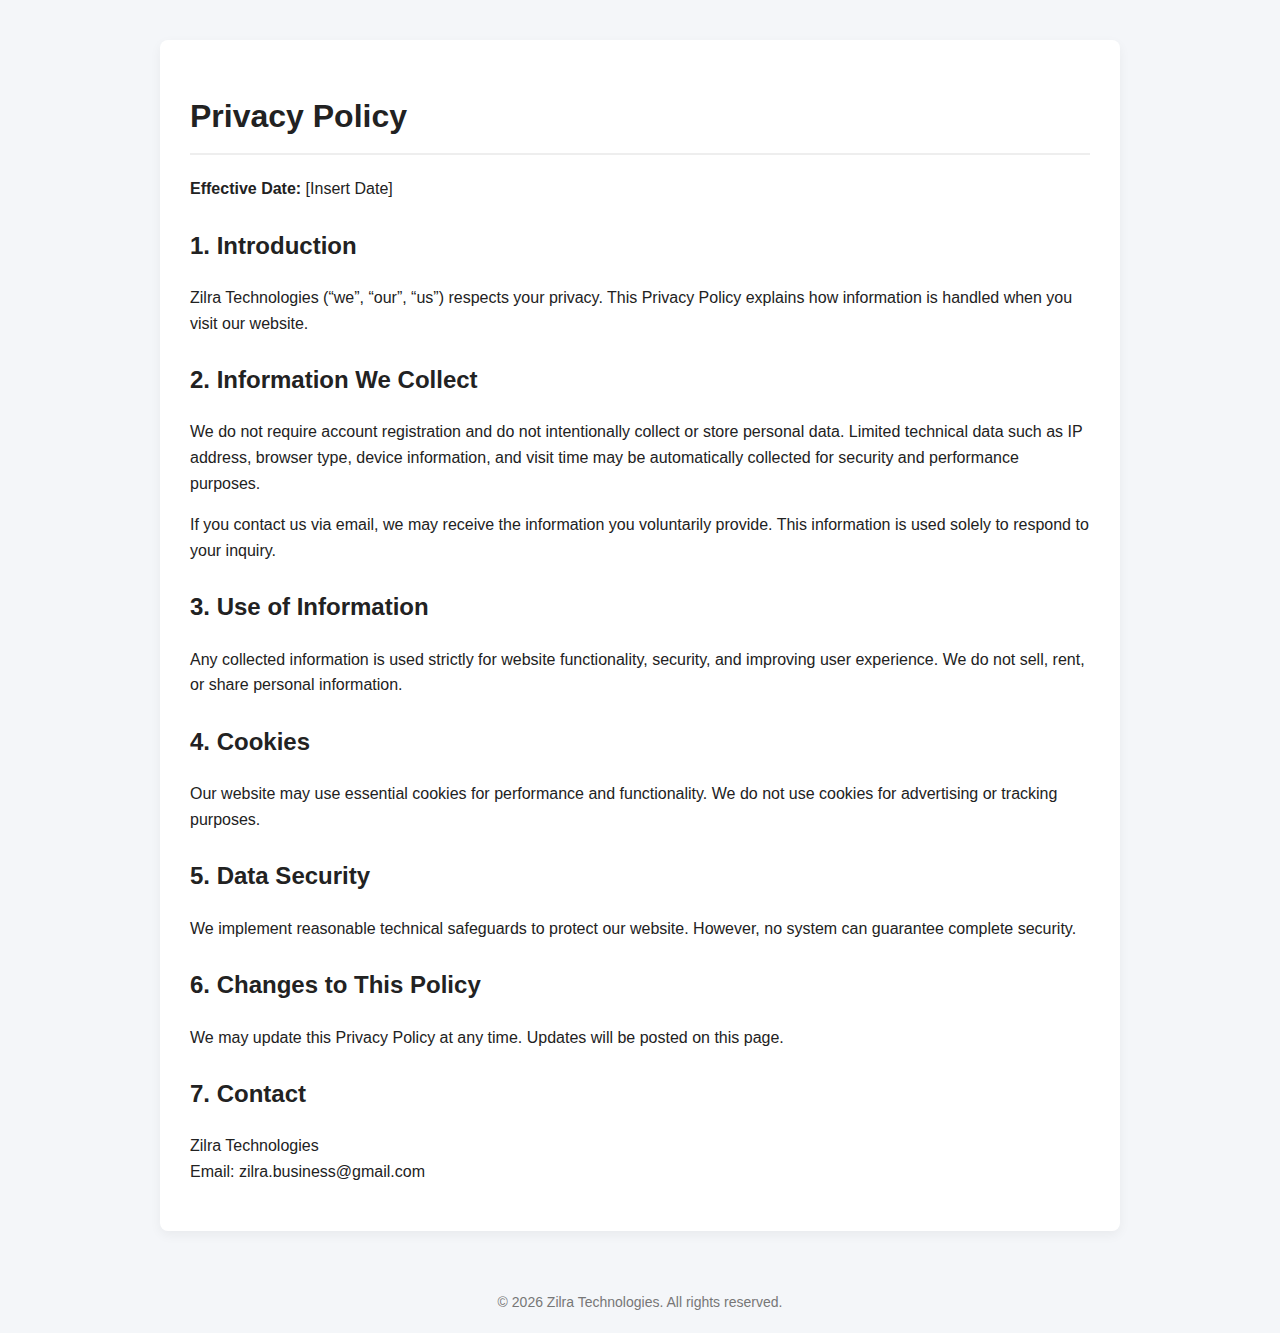
<file: privacy.html>
<!DOCTYPE html>
<html lang="en">
<head>
    <meta charset="UTF-8">
    <title>Privacy Policy | Zilra Technologies</title>
    <meta name="viewport" content="width=device-width, initial-scale=1.0">
    <style>
        body {
            font-family: Arial, Helvetica, sans-serif;
            background-color: #f4f6f9;
            margin: 0;
            padding: 0;
            color: #222;
            line-height: 1.6;
        }
        .container {
            max-width: 900px;
            margin: 40px auto;
            background: #fff;
            padding: 30px;
            border-radius: 8px;
            box-shadow: 0 4px 12px rgba(0,0,0,0.05);
        }
        h1 { border-bottom: 2px solid #eee; padding-bottom: 10px; }
        h2 { margin-top: 25px; }
        footer {
            text-align: center;
            padding: 20px;
            font-size: 14px;
            color: #777;
        }
    </style>
</head>
<body>

<div class="container">
    <h1>Privacy Policy</h1>
    <p><strong>Effective Date:</strong> [Insert Date]</p>

    <h2>1. Introduction</h2>
    <p>
        Zilra Technologies (“we”, “our”, “us”) respects your privacy. 
        This Privacy Policy explains how information is handled when you visit our website.
    </p>

    <h2>2. Information We Collect</h2>
    <p>
        We do not require account registration and do not intentionally collect or store personal data.
        Limited technical data such as IP address, browser type, device information, and visit time
        may be automatically collected for security and performance purposes.
    </p>
    <p>
        If you contact us via email, we may receive the information you voluntarily provide.
        This information is used solely to respond to your inquiry.
    </p>

    <h2>3. Use of Information</h2>
    <p>
        Any collected information is used strictly for website functionality, security,
        and improving user experience. We do not sell, rent, or share personal information.
    </p>

    <h2>4. Cookies</h2>
    <p>
        Our website may use essential cookies for performance and functionality.
        We do not use cookies for advertising or tracking purposes.
    </p>

    <h2>5. Data Security</h2>
    <p>
        We implement reasonable technical safeguards to protect our website.
        However, no system can guarantee complete security.
    </p>

    <h2>6. Changes to This Policy</h2>
    <p>
        We may update this Privacy Policy at any time. Updates will be posted on this page.
    </p>

    <h2>7. Contact</h2>
    <p>
        Zilra Technologies<br>
        Email: zilra.business@gmail.com
    </p>
</div>

<footer>
    © 2026 Zilra Technologies. All rights reserved.
</footer>

</body>
</html>
</file>
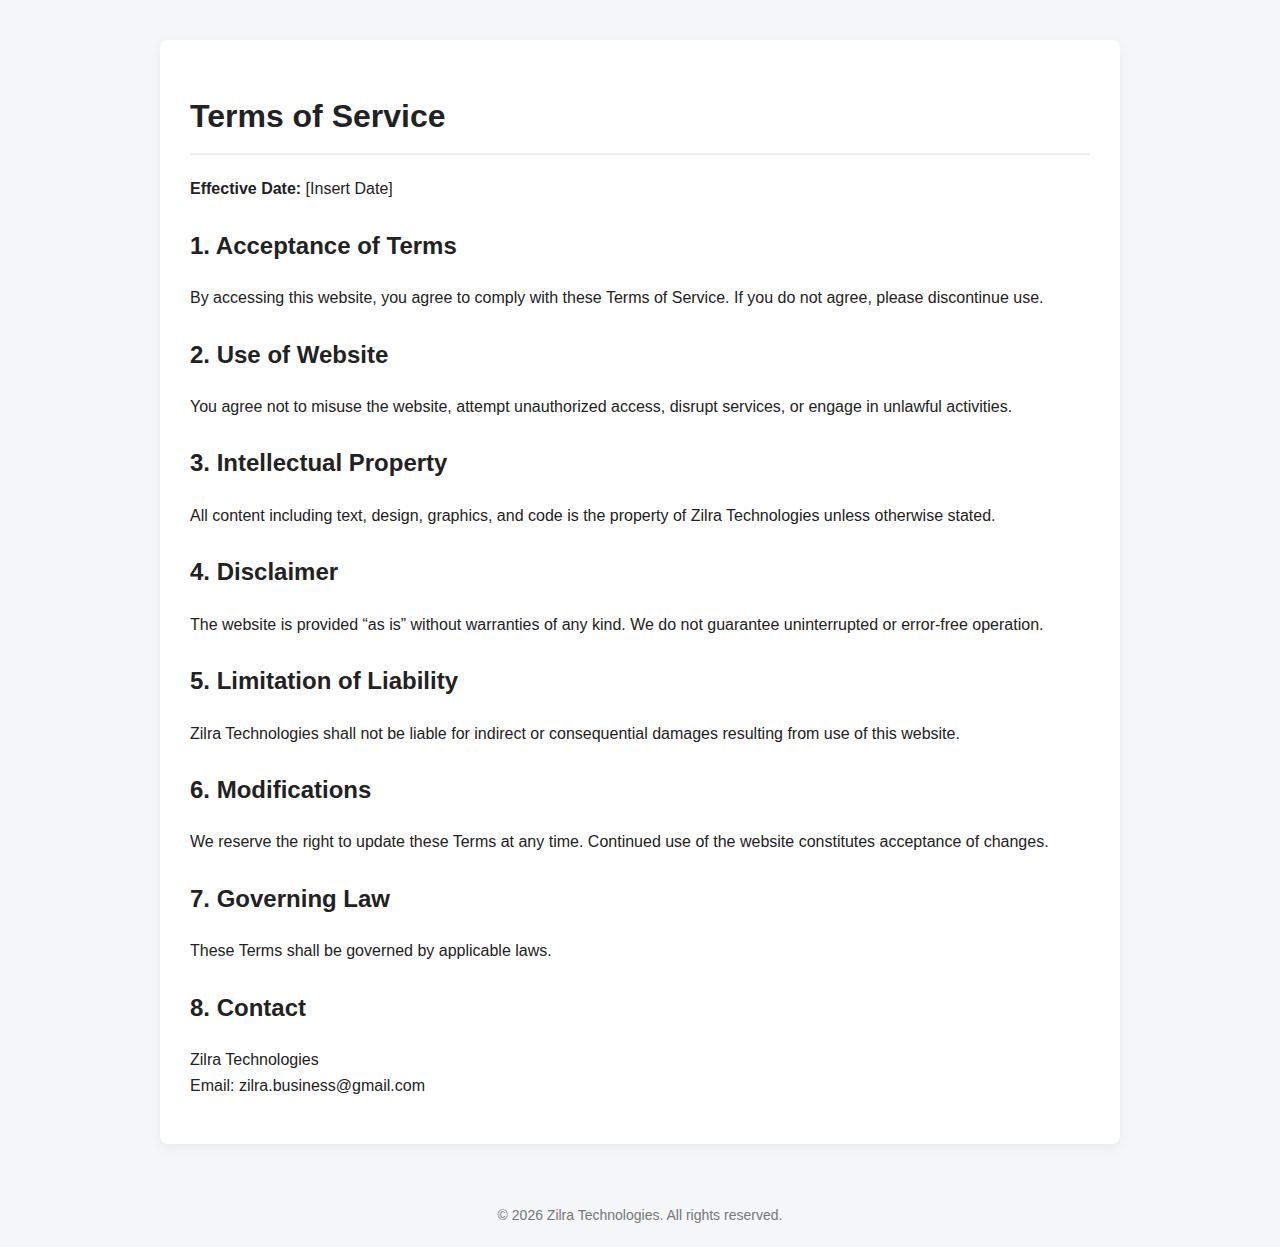
<file: terms.html>
<!DOCTYPE html>
<html lang="en">
<head>
    <meta charset="UTF-8">
    <title>Terms of Service | Zilra Technologies</title>
    <meta name="viewport" content="width=device-width, initial-scale=1.0">
    <style>
        body {
            font-family: Arial, Helvetica, sans-serif;
            background-color: #f4f6f9;
            margin: 0;
            padding: 0;
            color: #222;
            line-height: 1.6;
        }
        .container {
            max-width: 900px;
            margin: 40px auto;
            background: #fff;
            padding: 30px;
            border-radius: 8px;
            box-shadow: 0 4px 12px rgba(0,0,0,0.05);
        }
        h1 { border-bottom: 2px solid #eee; padding-bottom: 10px; }
        h2 { margin-top: 25px; }
        footer {
            text-align: center;
            padding: 20px;
            font-size: 14px;
            color: #777;
        }
    </style>
</head>
<body>

<div class="container">
    <h1>Terms of Service</h1>
    <p><strong>Effective Date:</strong> [Insert Date]</p>

    <h2>1. Acceptance of Terms</h2>
    <p>
        By accessing this website, you agree to comply with these Terms of Service.
        If you do not agree, please discontinue use.
    </p>

    <h2>2. Use of Website</h2>
    <p>
        You agree not to misuse the website, attempt unauthorized access,
        disrupt services, or engage in unlawful activities.
    </p>

    <h2>3. Intellectual Property</h2>
    <p>
        All content including text, design, graphics, and code
        is the property of Zilra Technologies unless otherwise stated.
    </p>

    <h2>4. Disclaimer</h2>
    <p>
        The website is provided “as is” without warranties of any kind.
        We do not guarantee uninterrupted or error-free operation.
    </p>

    <h2>5. Limitation of Liability</h2>
    <p>
        Zilra Technologies shall not be liable for indirect or consequential damages
        resulting from use of this website.
    </p>

    <h2>6. Modifications</h2>
    <p>
        We reserve the right to update these Terms at any time.
        Continued use of the website constitutes acceptance of changes.
    </p>

    <h2>7. Governing Law</h2>
    <p>
        These Terms shall be governed by applicable laws.
    </p>

    <h2>8. Contact</h2>
    <p>
        Zilra Technologies<br>
        Email: zilra.business@gmail.com
    </p>
</div>

<footer>
    © 2026 Zilra Technologies. All rights reserved.
</footer>

</body>
</html>
</file>
